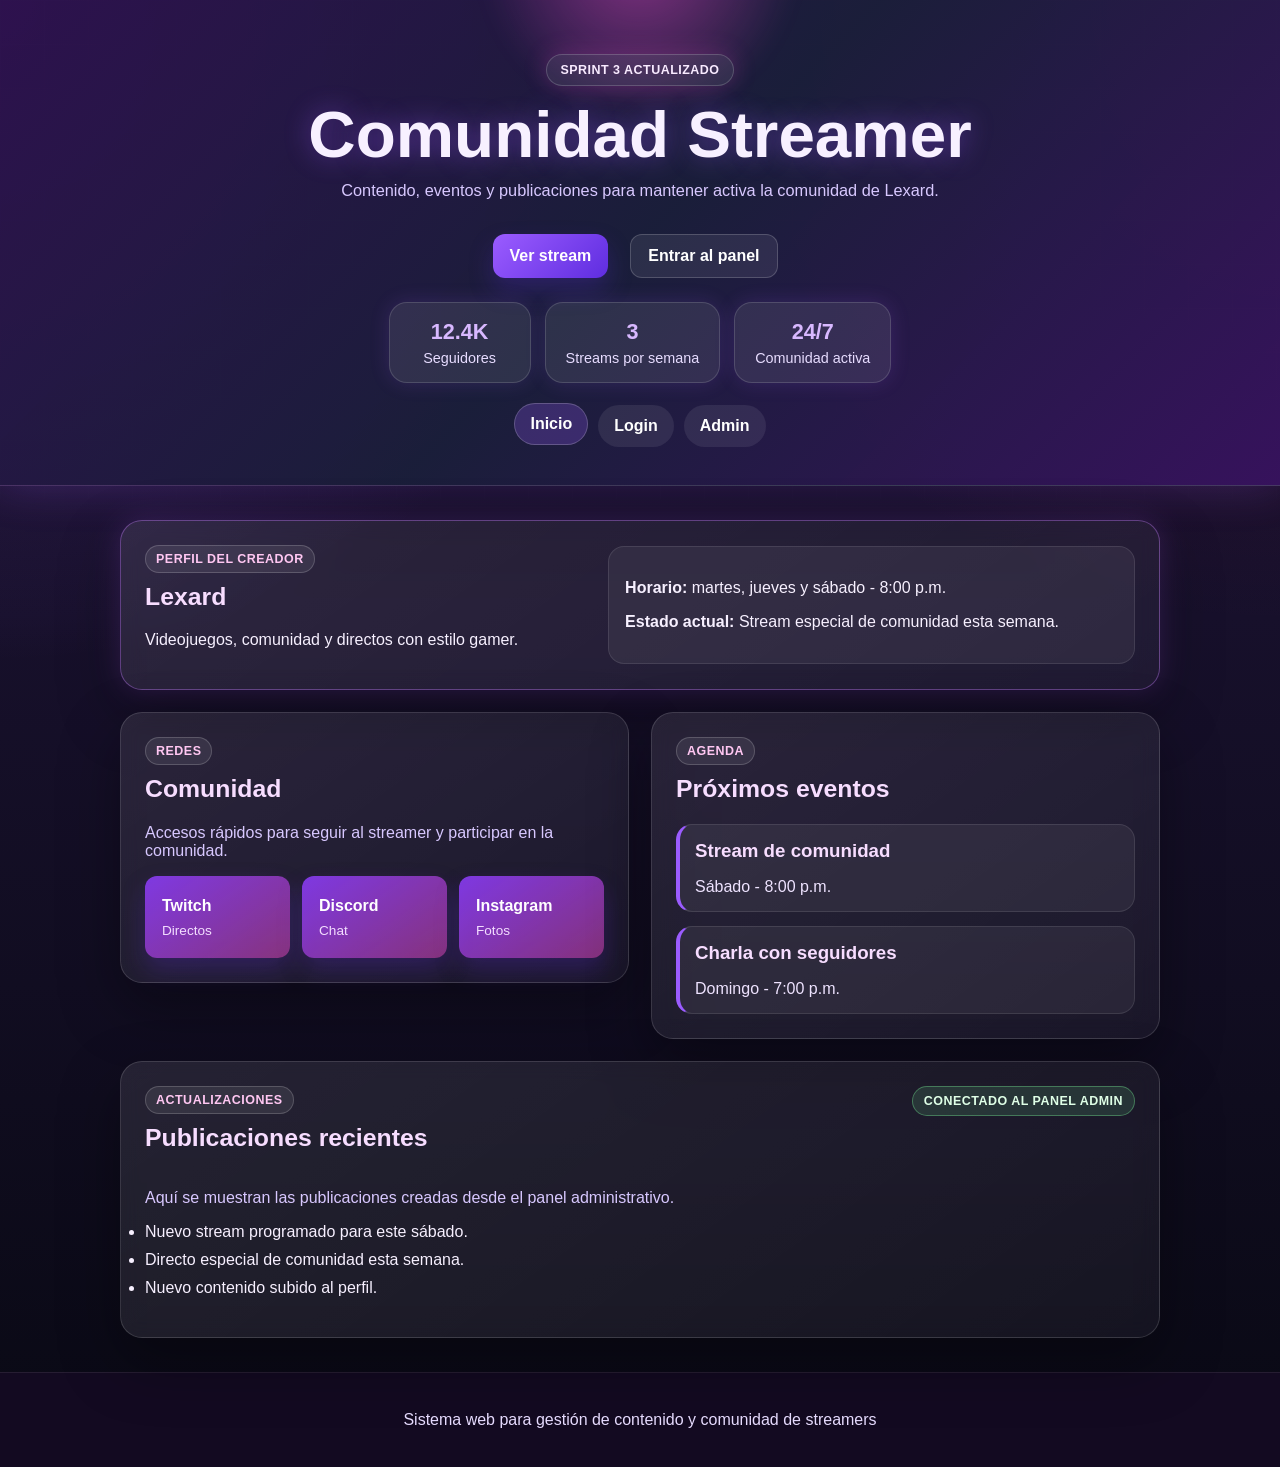
<file: index.html>
<!DOCTYPE html>
<html lang="es">
<head>
  <meta charset="UTF-8" />
  <meta name="viewport" content="width=device-width, initial-scale=1.0" />
  <title>Comunidad Streamer</title>
  <link rel="stylesheet" href="styles.css" />
</head>
<body>
  <header class="hero gamer-hero">
    <div class="hero-content">
      <span class="hero-badge">Sprint 3 actualizado</span>
      <h1>Comunidad Streamer</h1>
      <p>Contenido, eventos y publicaciones para mantener activa la comunidad de Lexard.</p>

      <div class="hero-actions">
        <a class="main-btn" href="https://www.twitch.tv/" target="_blank">Ver stream</a>
        <a class="ghost-btn" href="login.html">Entrar al panel</a>
      </div>

      <div class="hero-stats">
        <div class="stat-box">
          <span class="stat-number">12.4K</span>
          <span class="stat-label">Seguidores</span>
        </div>
        <div class="stat-box">
          <span class="stat-number">3</span>
          <span class="stat-label">Streams por semana</span>
        </div>
        <div class="stat-box">
          <span class="stat-number">24/7</span>
          <span class="stat-label">Comunidad activa</span>
        </div>
      </div>

      <nav class="main-nav">
        <a class="active" href="index.html">Inicio</a>
        <a href="login.html">Login</a>
        <a href="admin.html">Admin</a>
      </nav>
    </div>
  </header>

  <main class="container">
    <section class="card highlight-card streamer-card">
      <div>
        <span class="section-kicker">Perfil del creador</span>
        <h2>Lexard</h2>
        <p>Videojuegos, comunidad y directos con estilo gamer.</p>
      </div>
      <div class="profile-info">
        <p><strong>Horario:</strong> martes, jueves y sábado - 8:00 p.m.</p>
        <p><strong>Estado actual:</strong> Stream especial de comunidad esta semana.</p>
      </div>
    </section>

    <section class="content-grid">
      <article class="card">
        <span class="section-kicker">Redes</span>
        <h2>Comunidad</h2>
        <p class="login-helper">Accesos rápidos para seguir al streamer y participar en la comunidad.</p>
        <div class="links link-cards">
          <a href="https://www.twitch.tv/" target="_blank"><strong>Twitch</strong><span>Directos</span></a>
          <a href="https://discord.com/" target="_blank"><strong>Discord</strong><span>Chat</span></a>
          <a href="https://instagram.com/" target="_blank"><strong>Instagram</strong><span>Fotos</span></a>
        </div>
      </article>

      <article class="card">
        <span class="section-kicker">Agenda</span>
        <h2>Próximos eventos</h2>
        <div class="event-list">
          <div class="event-item">
            <h3>Stream de comunidad</h3>
            <p>Sábado - 8:00 p.m.</p>
          </div>
          <div class="event-item">
            <h3>Charla con seguidores</h3>
            <p>Domingo - 7:00 p.m.</p>
          </div>
        </div>
      </article>
    </section>

    <section class="card posts-card">
      <div class="card-title-row">
        <div>
          <span class="section-kicker">Actualizaciones</span>
          <h2>Publicaciones recientes</h2>
        </div>
        <span class="status-pill">Conectado al panel admin</span>
      </div>
      <p class="login-helper">
        Aquí se muestran las publicaciones creadas desde el panel administrativo.
      </p>
      <ul id="posts" class="post-list">
        <li>Nuevo stream programado para este sábado.</li>
        <li>Directo especial de comunidad esta semana.</li>
        <li>Nuevo contenido subido al perfil.</li>
      </ul>
    </section>
  </main>

  <footer>
    <p>Sistema web para gestión de contenido y comunidad de streamers</p>
  </footer>

  <script src="script.js"></script>
</body>
</html>
</file>
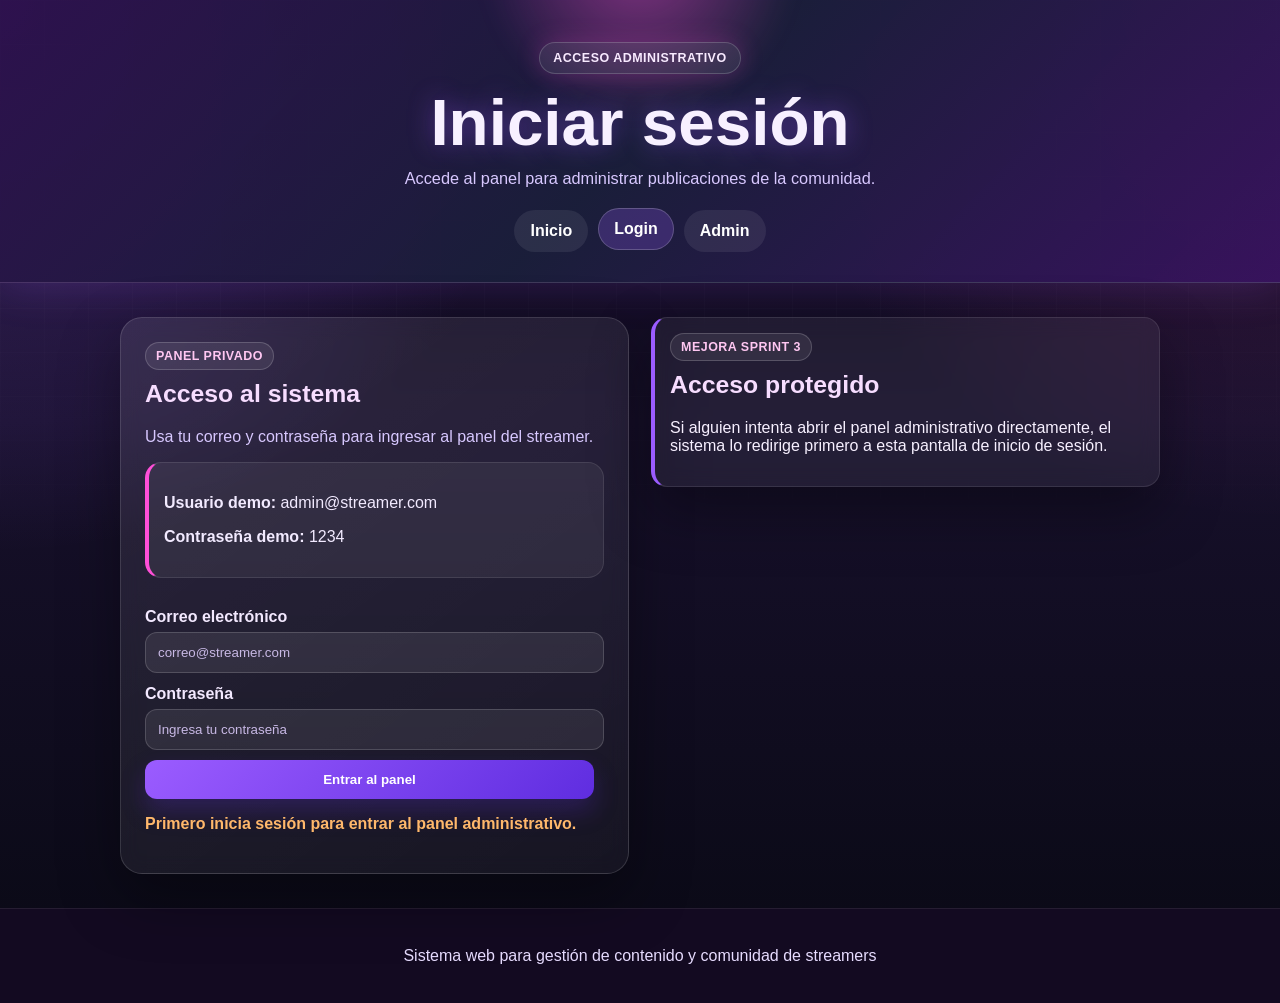
<file: admin.html>
<!DOCTYPE html>
<html lang="es">
<head>
  <meta charset="UTF-8" />
  <meta name="viewport" content="width=device-width, initial-scale=1.0" />
  <title>Admin | Comunidad Streamer</title>
  <link rel="stylesheet" href="styles.css" />
</head>
<body>
  <header class="hero gamer-hero compact-hero">
    <div class="hero-content">
      <span class="hero-badge">Panel protegido</span>
      <h1>Panel de administración</h1>
      <p>Gestiona publicaciones y mantén activa la comunidad.</p>

      <nav class="main-nav">
        <a href="index.html">Inicio</a>
        <a href="login.html">Login</a>
        <a class="active" href="admin.html">Admin</a>
      </nav>
    </div>
  </header>

  <main class="container">
    <section class="card admin-summary">
      <div class="card-title-row">
        <div>
          <span class="section-kicker">Resumen</span>
          <h2>Estado del panel</h2>
        </div>
        <span class="status-pill">Sesión iniciada</span>
      </div>

      <div class="hero-stats">
        <div class="stat-box">
          <span class="stat-number" id="totalPosts">0</span>
          <span class="stat-label">Publicaciones</span>
        </div>
        <div class="stat-box">
          <span class="stat-number">Activo</span>
          <span class="stat-label">Estado del panel</span>
        </div>
        <div class="stat-box">
          <span class="stat-number">CRUD</span>
          <span class="stat-label">Agregar, editar y eliminar</span>
        </div>
      </div>
    </section>

    <section class="admin-grid">
      <section class="card form-card">
        <span class="section-kicker">Gestión de contenido</span>
        <h2 id="formTitle">Agregar publicación</h2>
        <p class="login-helper">
          Escribe un aviso, noticia o actualización para mostrarla dentro de la comunidad.
        </p>

        <form id="postForm">
          <label for="postTitle">Título</label>
          <input
            type="text"
            id="postTitle"
            placeholder="Ej. Stream especial de fin de semana"
            required
          />

          <label for="postText">Contenido</label>
          <textarea
            id="postText"
            rows="5"
            placeholder="Escribe una actualización para tus seguidores..."
            required
          ></textarea>

          <div class="admin-actions">
            <button type="submit" id="savePostBtn">Guardar publicación</button>
            <button type="button" id="cancelEditBtn" class="secondary-btn hidden">Cancelar edición</button>
            <button type="button" id="logoutBtn" class="secondary-btn">Cerrar sesión</button>
          </div>
        </form>

        <p id="postMessage"></p>
      </section>

      <section class="card">
        <div class="card-title-row">
          <div>
            <span class="section-kicker">Contenido guardado</span>
            <h2>Publicaciones</h2>
          </div>
          <span class="status-pill">Visible en inicio</span>
        </div>
        <div id="adminPosts" class="admin-posts">
          <p class="empty-posts">Aún no hay publicaciones registradas.</p>
        </div>
      </section>
    </section>
  </main>

  <footer>
    <p>Sistema web para gestión de contenido y comunidad de streamers</p>
  </footer>

  <script src="script.js"></script>
</body>
</html>
</file>
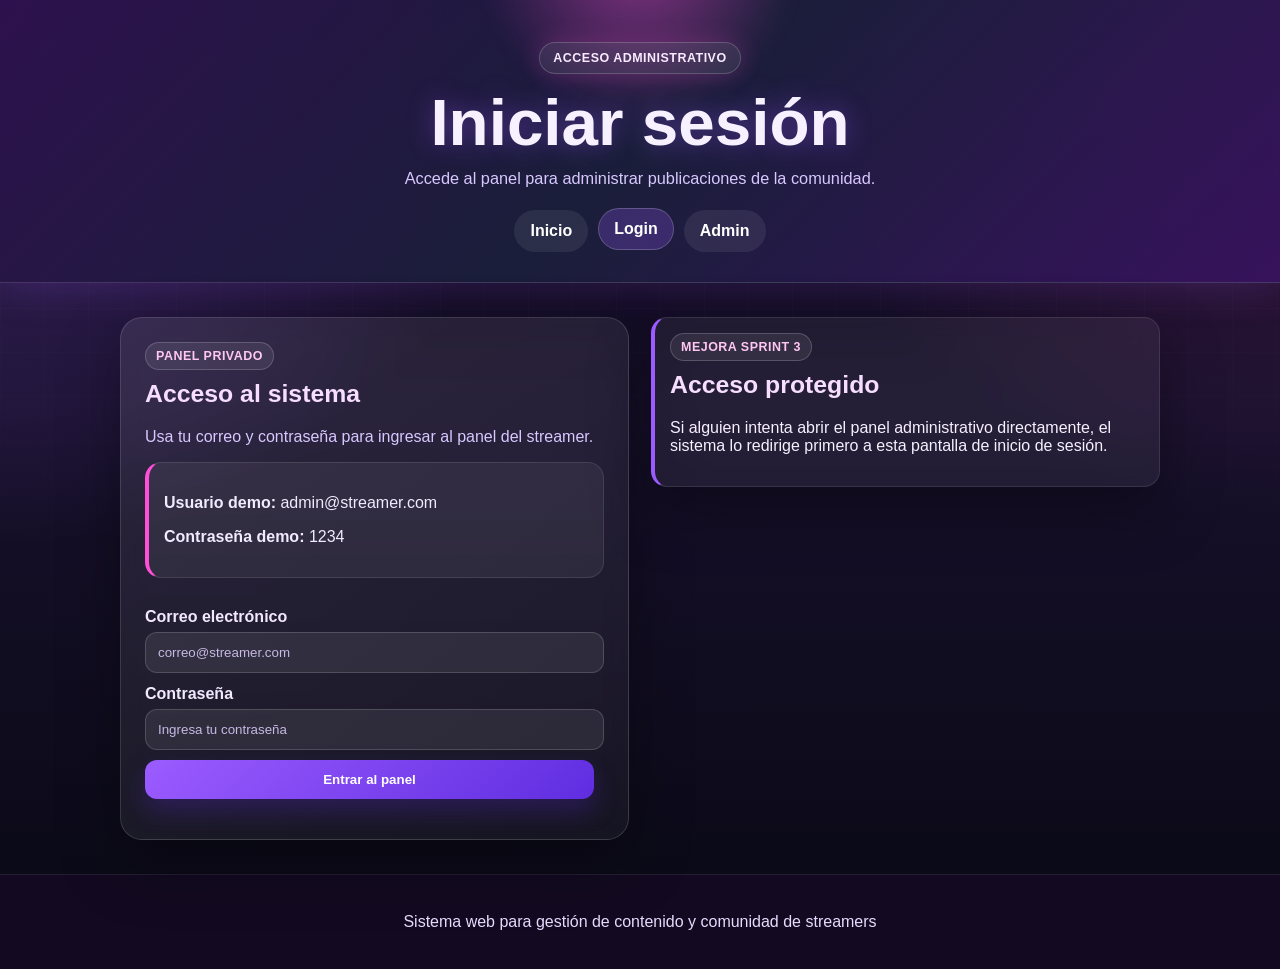
<file: login.html>
<!DOCTYPE html>
<html lang="es">
<head>
  <meta charset="UTF-8" />
  <meta name="viewport" content="width=device-width, initial-scale=1.0" />
  <title>Login | Comunidad Streamer</title>
  <link rel="stylesheet" href="styles.css" />
</head>
<body>
  <header class="hero gamer-hero compact-hero">
    <div class="hero-content">
      <span class="hero-badge">Acceso administrativo</span>
      <h1>Iniciar sesión</h1>
      <p>Accede al panel para administrar publicaciones de la comunidad.</p>

      <nav class="main-nav">
        <a href="index.html">Inicio</a>
        <a class="active" href="login.html">Login</a>
        <a href="admin.html">Admin</a>
      </nav>
    </div>
  </header>

  <main class="container login-layout">
    <section class="card form-card login-card">
      <span class="section-kicker">Panel privado</span>
      <h2>Acceso al sistema</h2>
      <p class="login-helper">
        Usa tu correo y contraseña para ingresar al panel del streamer.
      </p>

      <div class="demo-box">
        <p><strong>Usuario demo:</strong> admin@streamer.com</p>
        <p><strong>Contraseña demo:</strong> 1234</p>
      </div>

      <form id="loginForm">
        <label for="email">Correo electrónico</label>
        <input
          type="email"
          id="email"
          placeholder="correo@streamer.com"
          required
        />

        <label for="password">Contraseña</label>
        <input
          type="password"
          id="password"
          placeholder="Ingresa tu contraseña"
          required
        />

        <button type="submit">Entrar al panel</button>
      </form>

      <p id="loginMessage"></p>
    </section>

    <aside class="card side-note">
      <span class="section-kicker">Mejora Sprint 3</span>
      <h2>Acceso protegido</h2>
      <p>
        Si alguien intenta abrir el panel administrativo directamente, el sistema lo redirige primero a esta pantalla de inicio de sesión.
      </p>
    </aside>
  </main>

  <footer>
    <p>Sistema web para gestión de contenido y comunidad de streamers</p>
  </footer>

  <script src="script.js"></script>
</body>
</html>
</file>
<file: styles.css>
:root {
  --bg-1: #0b0614;
  --bg-2: #17102b;
  --bg-3: #28124d;
  --primary: #9b5cff;
  --primary-2: #ff4fd8;
  --cyan: #55d6ff;
  --green: #7CFC9A;
  --danger: #ff4d6d;
  --text: #f7f0ff;
  --muted: #d8c8ff;
  --glass: rgba(255, 255, 255, 0.075);
  --glass-strong: rgba(255, 255, 255, 0.12);
  --border: rgba(255, 255, 255, 0.14);
  --shadow: 0 24px 60px rgba(0, 0, 0, 0.35);
}

* {
  box-sizing: border-box;
}

body {
  margin: 0;
  min-height: 100vh;
  font-family: Arial, sans-serif;
  background:
    radial-gradient(circle at top left, rgba(155, 92, 255, 0.32), transparent 34%),
    radial-gradient(circle at top right, rgba(255, 79, 216, 0.18), transparent 32%),
    linear-gradient(180deg, var(--bg-1) 0%, var(--bg-2) 42%, #090914 100%);
  color: var(--text);
}

body::before {
  content: "";
  position: fixed;
  inset: 0;
  pointer-events: none;
  background-image:
    linear-gradient(rgba(255, 255, 255, 0.035) 1px, transparent 1px),
    linear-gradient(90deg, rgba(255, 255, 255, 0.035) 1px, transparent 1px);
  background-size: 44px 44px;
  mask-image: linear-gradient(to bottom, rgba(0, 0, 0, 0.8), transparent 70%);
}

.hero {
  text-align: center;
  padding: 54px 20px 38px;
  position: relative;
  overflow: hidden;
}

.compact-hero {
  padding: 42px 20px 30px;
}

.gamer-hero {
  background:
    linear-gradient(135deg, rgba(45, 17, 77, 0.95), rgba(27, 31, 59, 0.96), rgba(56, 19, 95, 0.95));
  border-bottom: 1px solid var(--border);
  box-shadow: 0 0 42px rgba(164, 94, 255, 0.22);
}

.gamer-hero::after {
  content: "";
  position: absolute;
  width: 360px;
  height: 360px;
  left: 50%;
  top: -220px;
  transform: translateX(-50%);
  background: radial-gradient(circle, rgba(255, 79, 216, 0.45), transparent 62%);
  filter: blur(10px);
}

.hero-content {
  position: relative;
  z-index: 1;
  max-width: 1000px;
  margin: 0 auto;
}

.hero-badge,
.section-kicker,
.status-pill {
  display: inline-flex;
  align-items: center;
  gap: 7px;
  width: fit-content;
  border: 1px solid rgba(255, 255, 255, 0.18);
  border-radius: 999px;
  background: rgba(255, 255, 255, 0.08);
  color: #f8eaff;
  font-size: 0.78rem;
  font-weight: bold;
  letter-spacing: 0.04em;
  text-transform: uppercase;
}

.hero-badge {
  padding: 8px 13px;
  box-shadow: 0 0 24px rgba(255, 79, 216, 0.22);
}

.section-kicker {
  padding: 6px 10px;
  margin-bottom: 10px;
  color: #ffc7f2;
}

.status-pill {
  padding: 7px 11px;
  color: #dfffe7;
  border-color: rgba(124, 252, 154, 0.35);
  background: rgba(124, 252, 154, 0.12);
  white-space: nowrap;
}

.hero h1 {
  margin: 16px 0 12px;
  font-size: clamp(2rem, 6vw, 4.1rem);
  line-height: 1.02;
  text-shadow: 0 0 26px rgba(155, 92, 255, 0.45);
}

.hero p {
  max-width: 680px;
  margin: 0 auto 18px;
  color: var(--muted);
  font-size: 1.02rem;
}

.hero-actions {
  display: flex;
  justify-content: center;
  gap: 12px;
  flex-wrap: wrap;
  margin: 24px 0 8px;
}

.main-nav {
  display: flex;
  justify-content: center;
  gap: 10px;
  flex-wrap: wrap;
  margin-top: 22px;
}

.main-nav a,
.hero nav a {
  color: #ffffff;
  text-decoration: none;
  font-weight: bold;
  padding: 11px 15px;
  border-radius: 999px;
  background: rgba(255, 255, 255, 0.08);
  border: 1px solid transparent;
  display: inline-block;
  transition: 0.2s ease;
}

.main-nav a:hover,
.hero nav a:hover,
.main-nav a.active {
  transform: translateY(-2px);
  background: rgba(155, 92, 255, 0.24);
  border-color: rgba(255, 255, 255, 0.2);
}

.container {
  max-width: 1080px;
  margin: 34px auto;
  padding: 0 20px;
}

.card {
  background: linear-gradient(145deg, rgba(255, 255, 255, 0.095), rgba(255, 255, 255, 0.045));
  border: 1px solid var(--border);
  backdrop-filter: blur(10px);
  padding: 24px;
  margin-bottom: 22px;
  border-radius: 22px;
  box-shadow: var(--shadow);
}

.card h2,
.card h3 {
  margin-top: 0;
  color: #f7ddff;
}

.card h2 {
  font-size: 1.55rem;
}

.highlight-card {
  border: 1px solid rgba(197, 125, 255, 0.38);
  box-shadow: 0 0 28px rgba(180, 95, 255, 0.19), var(--shadow);
}

.streamer-card {
  display: grid;
  grid-template-columns: 1fr 1.2fr;
  gap: 24px;
  align-items: center;
}

.profile-info {
  background: rgba(255, 255, 255, 0.06);
  border: 1px solid rgba(255, 255, 255, 0.1);
  border-radius: 16px;
  padding: 16px;
}

.content-grid,
.admin-grid,
.login-layout {
  display: grid;
  grid-template-columns: repeat(2, minmax(0, 1fr));
  gap: 22px;
  align-items: start;
}

.card-title-row,
.saved-post-header {
  display: flex;
  justify-content: space-between;
  align-items: flex-start;
  gap: 14px;
  margin-bottom: 12px;
}

.hero-stats {
  display: flex;
  justify-content: center;
  gap: 14px;
  flex-wrap: wrap;
  margin: 24px 0 0;
}

.stat-box {
  background: rgba(255, 255, 255, 0.09);
  border: 1px solid rgba(255, 255, 255, 0.14);
  padding: 16px 20px;
  border-radius: 18px;
  min-width: 142px;
  box-shadow: 0 0 20px rgba(168, 92, 255, 0.16);
}

.stat-number {
  display: block;
  font-size: 1.35rem;
  font-weight: bold;
  color: #d8b8ff;
}

.stat-label {
  display: block;
  font-size: 0.9rem;
  color: #e7dcff;
  margin-top: 5px;
}

.links a,
.main-btn,
.ghost-btn,
button {
  display: inline-flex;
  align-items: center;
  justify-content: center;
  gap: 8px;
  margin-right: 10px;
  margin-top: 10px;
  background: linear-gradient(135deg, var(--primary), #5f2de0);
  color: white;
  padding: 12px 17px;
  border-radius: 12px;
  text-decoration: none;
  border: none;
  font-weight: bold;
  cursor: pointer;
  transition: 0.2s ease;
  box-shadow: 0 12px 24px rgba(95, 45, 224, 0.25);
}

.ghost-btn,
.secondary-btn {
  background: rgba(255, 255, 255, 0.08);
  border: 1px solid rgba(255, 255, 255, 0.18);
  box-shadow: none;
}

.links a:hover,
.main-btn:hover,
.ghost-btn:hover,
button:hover {
  transform: translateY(-2px);
  opacity: 0.95;
}

.link-cards {
  display: grid;
  grid-template-columns: repeat(3, 1fr);
  gap: 12px;
}

.link-cards a {
  flex-direction: column;
  align-items: flex-start;
  margin: 0;
  min-height: 82px;
  background: linear-gradient(145deg, rgba(142, 61, 255, 0.86), rgba(255, 79, 216, 0.46));
}

.link-cards span {
  font-size: 0.85rem;
  color: #f3ddff;
  font-weight: normal;
}

.event-list,
.admin-posts {
  display: grid;
  gap: 14px;
}

.event-item,
.saved-post,
.home-post-item,
.demo-box,
.side-note {
  background: rgba(255, 255, 255, 0.06);
  border: 1px solid rgba(255, 255, 255, 0.1);
  border-left: 4px solid var(--primary);
  padding: 15px;
  border-radius: 16px;
}

.event-item h3,
.saved-post-header h3 {
  margin: 0 0 6px;
}

.event-item p,
.saved-post p,
.home-post-item p {
  margin-bottom: 0;
  color: #eee3ff;
}

.post-list {
  padding-left: 0;
}

.post-list li {
  margin-bottom: 10px;
}

.home-post-item {
  list-style: none;
  border-left-color: var(--cyan);
}

.home-post-item strong {
  display: block;
  color: #f4ddff;
  margin-bottom: 6px;
}

.home-post-item span,
.saved-post-header span {
  display: block;
  font-size: 0.86rem;
  color: var(--muted);
  margin-bottom: 8px;
}

.form-card form {
  display: flex;
  flex-direction: column;
}

label {
  margin-top: 12px;
  margin-bottom: 6px;
  font-weight: bold;
  color: #f3e9ff;
}

input,
textarea {
  padding: 12px;
  border: 1px solid rgba(255, 255, 255, 0.16);
  border-radius: 12px;
  background: rgba(255, 255, 255, 0.08);
  color: white;
  outline: none;
}

input:focus,
textarea:focus {
  border-color: rgba(155, 92, 255, 0.8);
  box-shadow: 0 0 0 4px rgba(155, 92, 255, 0.13);
}

input::placeholder,
textarea::placeholder {
  color: #c8b9e5;
}

footer {
  text-align: center;
  padding: 22px;
  background: rgba(20, 11, 35, 0.9);
  color: #e7dcff;
  margin-top: 34px;
  border-top: 1px solid rgba(255, 255, 255, 0.08);
}

#loginMessage,
#postMessage {
  margin-top: 16px;
  font-weight: bold;
}

.login-helper,
.empty-posts {
  color: var(--muted);
}

.login-card {
  max-width: 560px;
  margin: 0;
}

.demo-box {
  border-left-color: var(--primary-2);
  margin-bottom: 18px;
  color: #f2eaff;
}

.admin-summary h2 {
  margin-bottom: 0;
}

.post-actions,
.admin-actions {
  display: flex;
  gap: 12px;
  flex-wrap: wrap;
  margin-top: 12px;
}

.edit-btn {
  background: linear-gradient(135deg, #00b894, #008f72);
  box-shadow: 0 12px 24px rgba(0, 184, 148, 0.18);
}

.delete-btn {
  background: linear-gradient(135deg, var(--danger), #d7264d);
  box-shadow: 0 12px 24px rgba(255, 77, 109, 0.18);
}

.hidden {
  display: none;
}

@media (max-width: 850px) {
  .streamer-card,
  .content-grid,
  .admin-grid,
  .login-layout {
    grid-template-columns: 1fr;
  }

  .login-card {
    max-width: none;
  }
}

@media (max-width: 600px) {
  .hero {
    padding: 42px 16px 28px;
  }

  .hero h1 {
    font-size: 2.05rem;
  }

  .container {
    padding: 0 14px;
  }

  .card {
    padding: 18px;
    border-radius: 18px;
  }

  .main-nav,
  .hero-actions,
  .admin-actions,
  .post-actions,
  .card-title-row {
    flex-direction: column;
    align-items: stretch;
  }

  .main-nav a,
  .links a,
  .main-btn,
  .ghost-btn,
  button {
    width: 100%;
    text-align: center;
    margin-right: 0;
  }

  .hero-stats,
  .link-cards {
    grid-template-columns: 1fr;
    flex-direction: column;
    align-items: stretch;
  }
}
</file>
